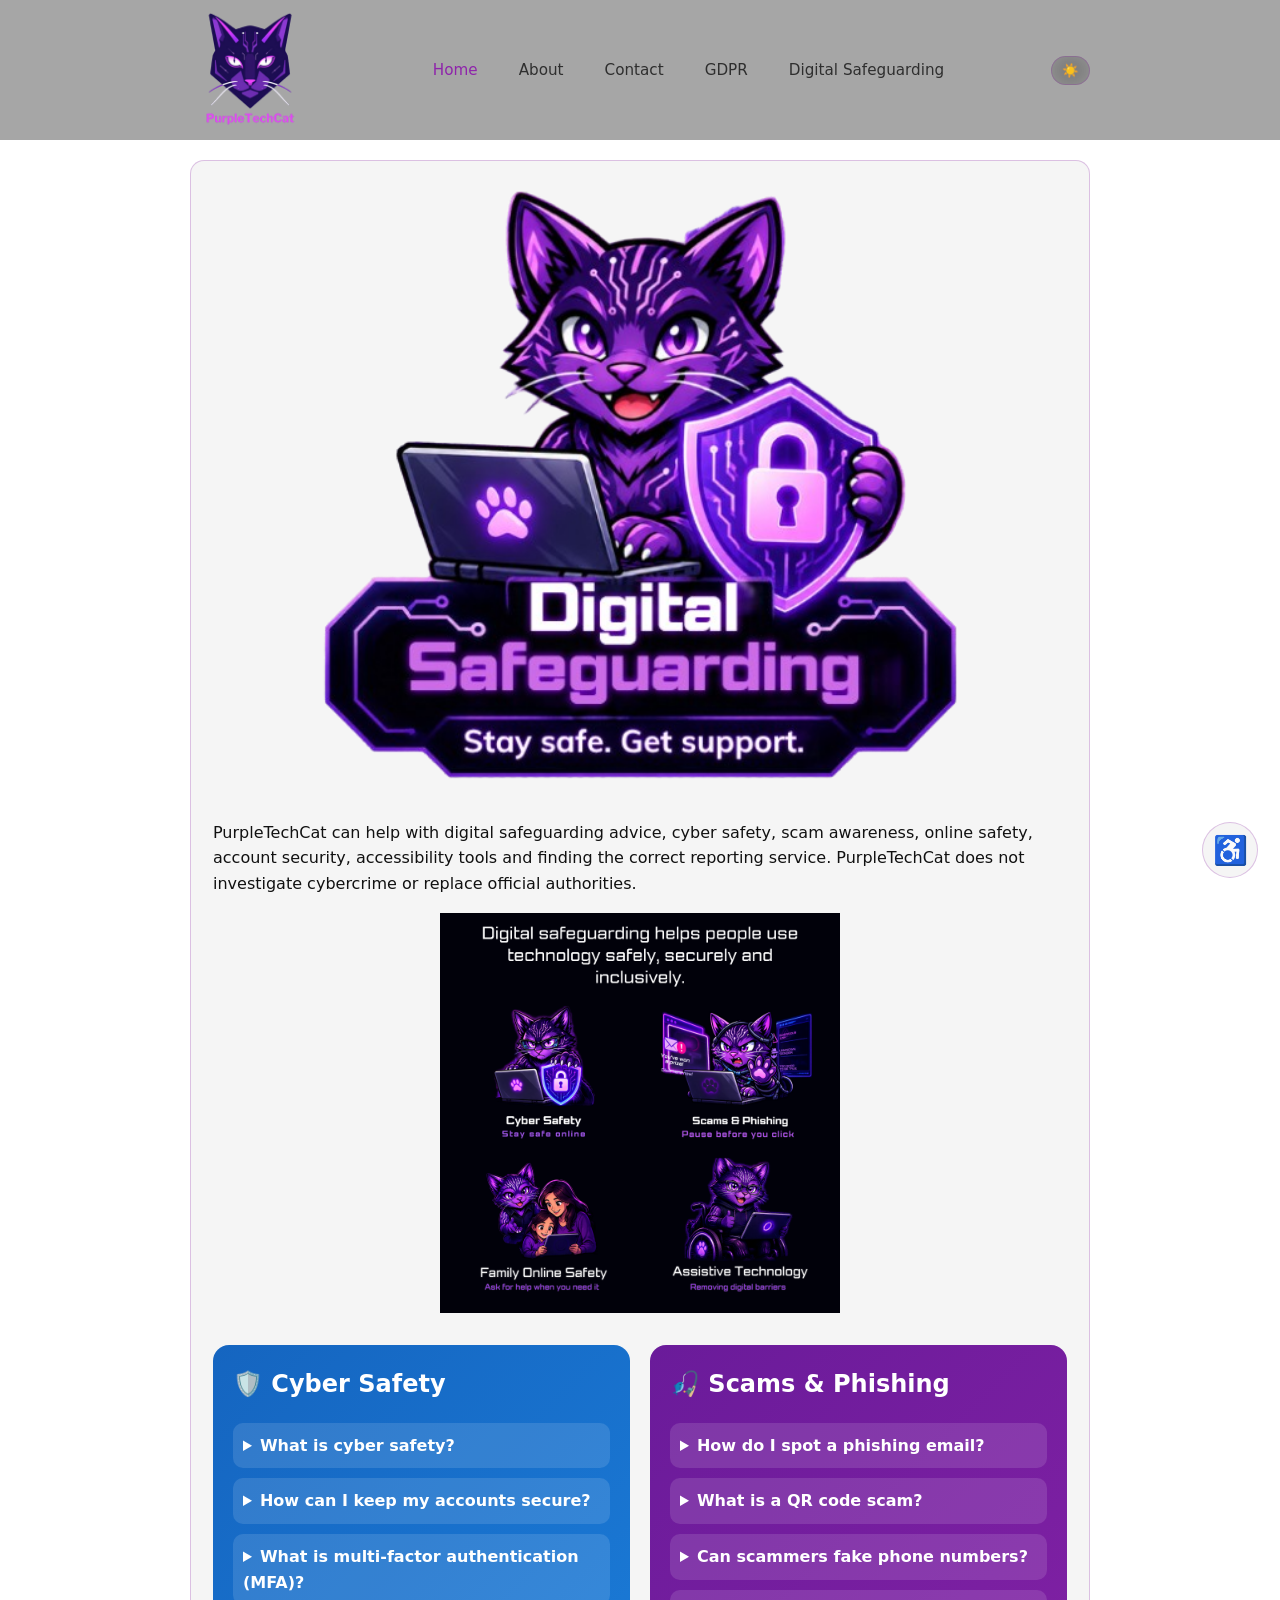
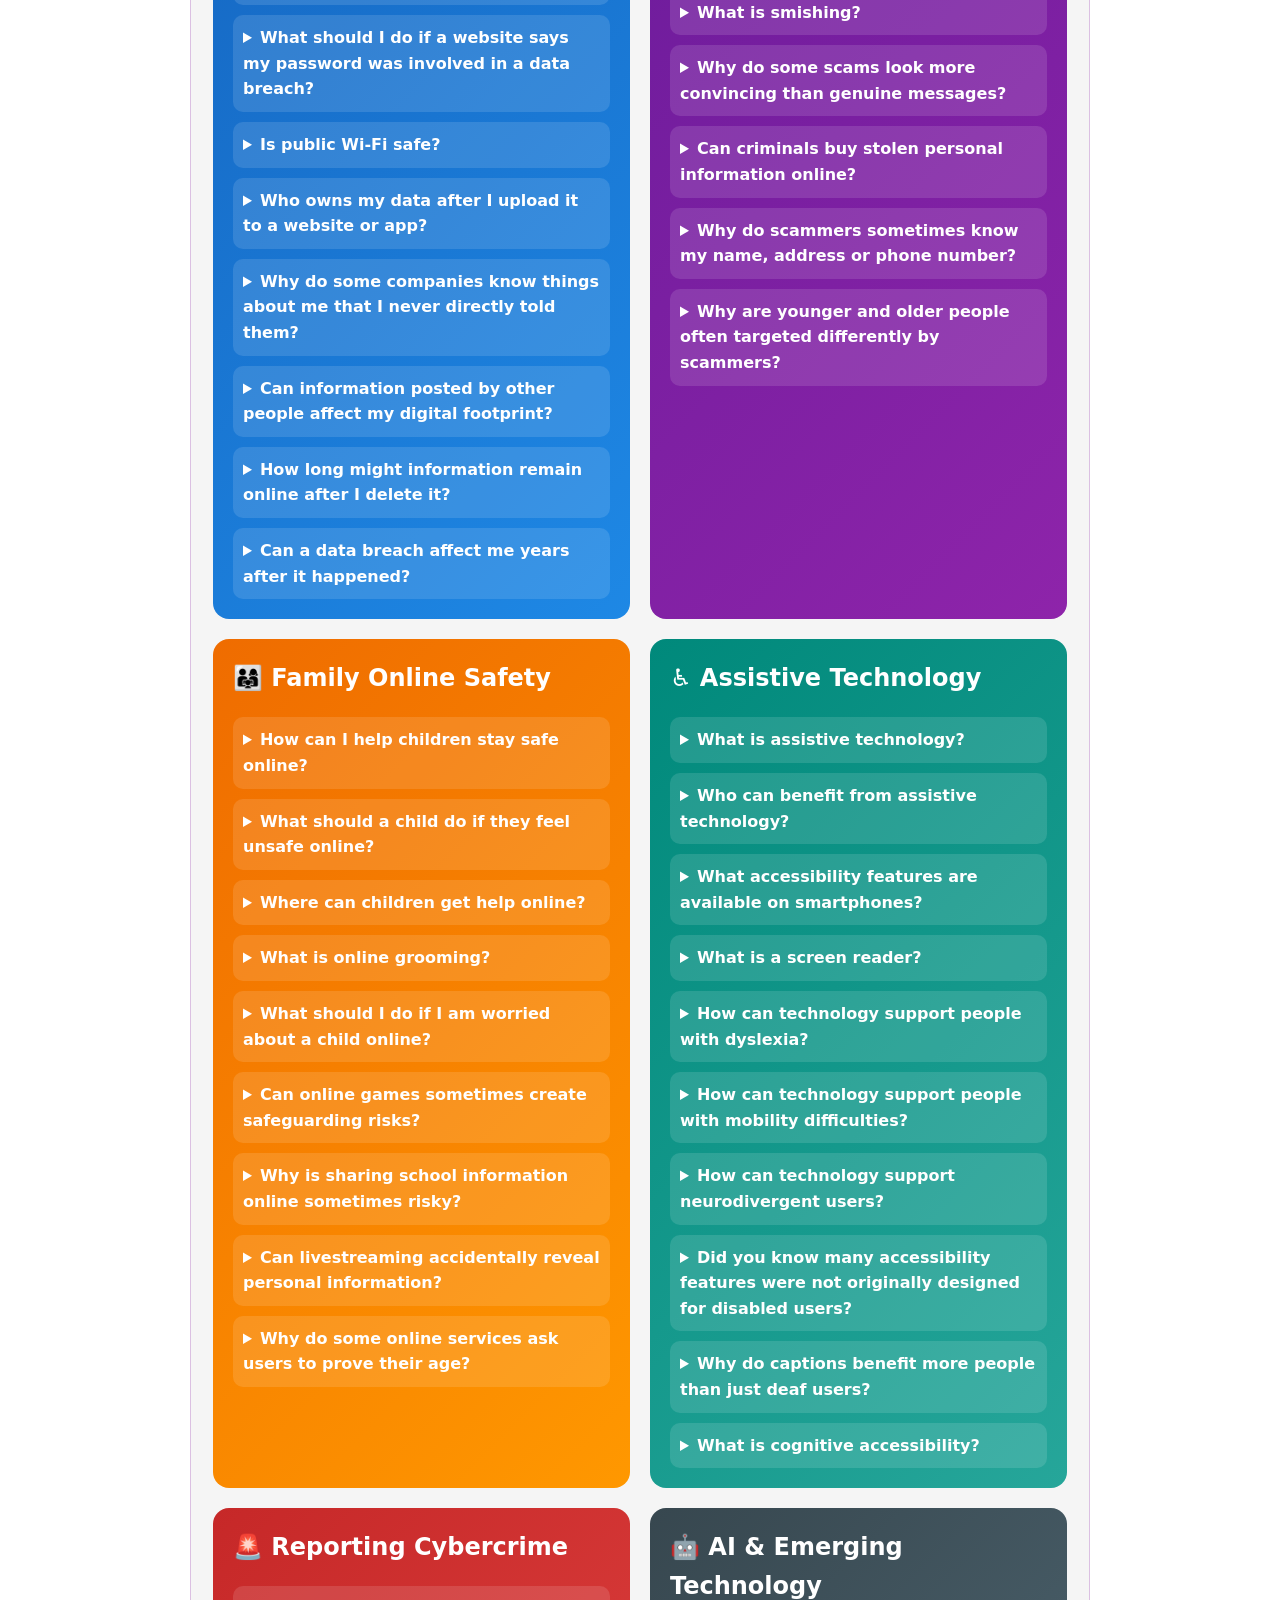
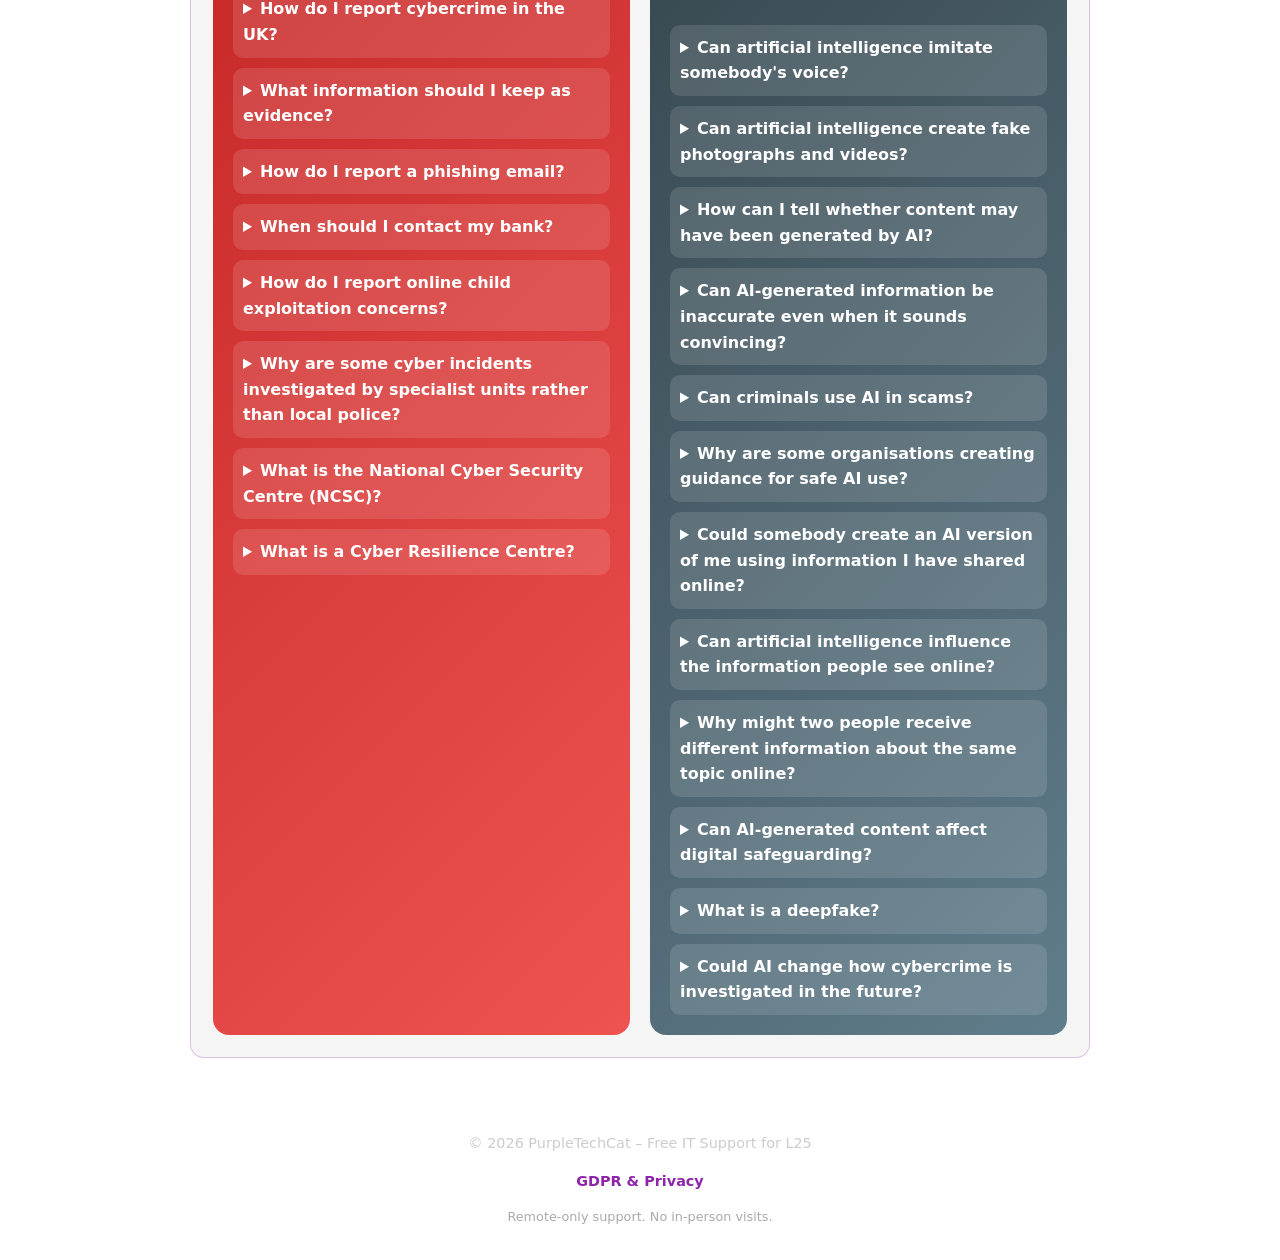
<file: digital-safeguarding.html>
<!doctype html>
<html lang="en">
<head>
  <meta charset="utf-8">
  <title>PurpleTechCat – Digital Safeguarding</title>
  <meta name="viewport" content="width=device-width, initial-scale=1">
  <link rel="stylesheet" href="styles.css">
</head>

<body>
  <header class="site-header">
    <div class="nav-container">

      <!-- Clickable logo with correct filename -->
      <a href="index.html" class="logo">
        <img src="purpletechcatlogo.png" alt="PurpleTechCat logo">
      </a>

      <button class="menu-toggle" id="menu-toggle" aria-label="Open navigation menu">
    ☰
</button>
      
      <nav id="nav">
        <a href="index.html" class="active">Home</a>
        <a href="about.html">About</a>
        <a href="contact.html">Contact</a>
        <a href="gdpr.html">GDPR</a>
        <a href="digital-safeguarding.html">Digital Safeguarding</a>
      </nav>

      <button id="theme-toggle" class="theme-toggle" aria-label="Toggle light/dark mode">🌙</button>
    </div>
  </header>

  <main>

    <!-- Floating Accessibility Button -->
    <button id="a11y-open" class="a11y-floating-btn" aria-label="Accessibility menu">
      ♿
    </button>

    <!-- Accessibility Panel -->
<div id="a11y-panel" class="a11y-panel">
  <h2>Accessibility Tools</h2>

  <button class="a11y-tool" onclick="toggleDyslexia()">Dyslexia‑friendly font</button>
  <button class="a11y-tool" onclick="increaseText()">Increase text size</button>
  <button class="a11y-tool" onclick="decreaseText()">Decrease text size</button>
  <button class="a11y-tool" onclick="toggleContrast()">High contrast mode</button>
  <button class="a11y-tool" onclick="toggleMotion()">Reduce motion</button>

  <button id="a11y-close" class="a11y-close">Close</button>
</div>

<section class="card">

  <img src="PurpleTechCatDS.png"
       alt="Digital Safeguarding Title"
       class="DStitle-banner">

<p>PurpleTechCat can help with digital safeguarding advice, cyber safety, scam awareness, online safety, account security, accessibility tools and finding the correct reporting service. PurpleTechCat does not investigate cybercrime or replace official authorities.</p>
  
  <p>
  <img src="Digital Safeguarding Mascot.png"
       alt="Digital Safeguarding"
       class="DS-banner">
  </p>
  
  <div class="faq-grid">

  <section class="faq-tile cyber">
    <h2>🛡️ Cyber Safety</h2>

    <details>
      <summary>What is cyber safety?</summary>
      <p>Cyber safety helps protect people, devices and accounts from online threats.</p>
    </details>

    <details>
      <summary>How can I keep my accounts secure?</summary>
      <p>Use strong passwords, multi-factor authentication and software updates.</p>
    </details>

<details>
  <summary>What is multi-factor authentication (MFA)?</summary>
  <p>MFA adds an extra layer of security by requiring a second form of verification, such as a code from an app or text message.</p>
</details>

<details>
  <summary>What should I do if a website says my password was involved in a data breach?</summary>
  <p>Change the password immediately and use a different password for every account.</p>
</details>

<details>
  <summary>Is public Wi-Fi safe?</summary>
  <p>Public Wi-Fi can be useful, but avoid entering sensitive information unless the website uses a secure connection.</p>
</details>

<details>
  <summary>Who owns my data after I upload it to a website or app?</summary>
  <p>
    Different services have different terms and conditions. Some may store,
    process or share information in ways that people do not always expect.
    Always review privacy policies and settings.
  </p>
</details>

<details>
  <summary>Why do some companies know things about me that I never directly told them?</summary>
  <p>
    Information can be inferred from browsing habits, device data, app usage,
    purchases and online activity patterns.
  </p>
</details>

<details>
  <summary>Can information posted by other people affect my digital footprint?</summary>
  <p>
    Yes. Photos, videos, comments and tags shared by others can contribute to
    your online presence even when you did not upload them yourself.
  </p>
</details>

<details>
  <summary>How long might information remain online after I delete it?</summary>
  <p>
    Deleted content may still exist in backups, archives, screenshots,
    cached pages or copies shared by other people.
  </p>
</details>

<details>
  <summary>Can a data breach affect me years after it happened?</summary>
  <p>
    Yes. Criminals sometimes reuse stolen information for scams, fraud or
    account attacks long after the original breach occurred.
  </p>
</details>
    
  </section>

  <section class="faq-tile scams">
    <h2>🎣 Scams &amp; Phishing</h2>

    <details>
      <summary>How do I spot a phishing email?</summary>
      <p>Look for suspicious links, urgency and unusual requests.</p>
    </details>

    <details>
  <summary>What is a QR code scam?</summary>
  <p>Scammers can place fake QR codes on posters, emails or messages to direct people to fraudulent websites.</p>
</details>

<details>
  <summary>Can scammers fake phone numbers?</summary>
  <p>Yes. Some scammers use number spoofing to make calls appear to come from trusted organisations.</p>
</details>

<details>
  <summary>What is smishing?</summary>
  <p>Smishing is a scam delivered through text messages that tries to steal information or money.</p>
</details>

<details>
  <summary>Why do some scams look more convincing than genuine messages?</summary>
  <p>
    Criminals often copy branding, language and design from legitimate
    organisations to make fraudulent messages appear trustworthy.
  </p>
</details>

<details>
  <summary>Can criminals buy stolen personal information online?</summary>
  <p>
    Information exposed through breaches or criminal activity may sometimes be
    traded between offenders and used in future scams.
  </p>
</details>

<details>
  <summary>Why do scammers sometimes know my name, address or phone number?</summary>
  <p>
    Information can come from data breaches, public records, social media,
    oversharing or previous scams.
  </p>
</details>

<details>
  <summary>Why are younger and older people often targeted differently by scammers?</summary>
  <p>
    Criminals frequently adapt scams to match different interests, lifestyles,
    habits and communication methods.
  </p>
</details>
    
  </section>

  <section class="faq-tile family">
    <h2>👨‍👩‍👧 Family Online Safety</h2>

    <details>
      <summary>How can I help children stay safe online?</summary>
      <p>Talk openly about online activity, use privacy settings and encourage children to ask for help.</p>
    </details>

<details>
  <summary>What should a child do if they feel unsafe online?</summary>
  <p>Children should stop interacting with the person or content, tell a trusted adult and seek help if needed.</p>
</details>

<details>
  <summary>Where can children get help online?</summary>
  <p>Children can speak to parents, carers, teachers, safeguarding staff or organisations such as Childline and CEOP.</p>
</details>

<details>
  <summary>What is online grooming?</summary>
  <p>Online grooming is when someone builds trust with a child online to manipulate, exploit or abuse them.</p>
</details>

<details>
  <summary>What should I do if I am worried about a child online?</summary>
  <p>Take concerns seriously, listen carefully and seek appropriate safeguarding support.</p>
</details>

<details>
  <summary>Can online games sometimes create safeguarding risks?</summary>
  <p>
    Many games include messaging, voice chat and social features that may
    involve communication with strangers.
  </p>
</details>

<details>
  <summary>Why is sharing school information online sometimes risky?</summary>
  <p>
    Publicly sharing school names, uniform photos, locations or routines may
    reveal more information than intended.
  </p>
</details>

<details>
  <summary>Can livestreaming accidentally reveal personal information?</summary>
  <p>
    Yes. Livestreams may unintentionally reveal locations, personal documents,
    routines or details visible in the background.
  </p>
</details>

<details>
  <summary>Why do some online services ask users to prove their age?</summary>
  <p>
    Age checks may be used to restrict access to content, features or services
    that are not suitable for younger users.
  </p>
</details>
    
  </section>

  <section class="faq-tile assistive">
    <h2>♿ Assistive Technology</h2>

   <details>
  <summary>What is assistive technology?</summary>
  <p>
    Assistive technology includes devices, software and accessibility
    features that help people access information, communicate and use
    technology more independently.
  </p>
</details>

<details>
  <summary>Who can benefit from assistive technology?</summary>
  <p>
    Assistive technology can support people with visual impairments,
    hearing loss, mobility difficulties, learning differences,
    neurodivergent conditions and communication needs.
  </p>
</details>

<details>
  <summary>What accessibility features are available on smartphones?</summary>
  <p>
    Many smartphones include screen readers, captions, voice control,
    magnification, colour filters, speech-to-text and text size adjustments.
  </p>
</details>

<details>
  <summary>What is a screen reader?</summary>
  <p>
    A screen reader reads digital content aloud and helps people navigate
    websites, apps and documents using speech or braille displays.
  </p>
</details>

<details>
  <summary>How can technology support people with dyslexia?</summary>
  <p>
    Helpful tools can include text-to-speech, dyslexia-friendly fonts,
    coloured backgrounds, spell checking and dictation software.
  </p>
</details>

<details>
  <summary>How can technology support people with mobility difficulties?</summary>
  <p>
    Voice control, switch access, eye-tracking technology and adaptive
    keyboards can help people use devices more easily.
  </p>
</details>

<details>
  <summary>How can technology support neurodivergent users?</summary>
  <p>
    Features such as focus modes, visual organisation tools, reminders,
    reading assistance and custom display settings can make technology
    easier to use.
  </p>
</details>

<details>
  <summary>Did you know many accessibility features were not originally designed for disabled users?</summary>
  <p>
    Some accessibility features became widely used because they proved useful
    to a much wider range of people and situations.
  </p>
</details>

<details>
  <summary>Why do captions benefit more people than just deaf users?</summary>
  <p>
    Captions can help in noisy places, quiet environments, language learning
    and situations where audio cannot be used.
  </p>
</details>

<details>
  <summary>What is cognitive accessibility?</summary>
  <p>
    Cognitive accessibility focuses on making information easier to understand,
    remember and navigate.
  </p>
</details>
    
  </section>

  <section class="faq-tile reporting">
    <h2>🚨 Reporting Cybercrime</h2>

<details>
  <summary>How do I report cybercrime in the UK?</summary>
  <p>
    The correct organisation depends on the incident:
  </p>

  <ul>
    <li><strong>Local Police:</strong> Immediate danger, criminal activity, threats or emergencies.</li>
    <li><strong>National Cyber Security Centre (NCSC):</strong> Cyber security advice, phishing reporting and major cyber incidents.</li>
    <li><strong>CEOP:</strong> Online child exploitation, grooming and child protection concerns.</li>
    <li><strong>NSPCC:</strong> Child safeguarding concerns and support for children and families.</li>
    <li><strong>National Crime Agency (NCA):</strong> Serious and organised crime, including major cybercrime investigations.</li>
    <li><strong>National Cyber Crime Unit (NCCU):</strong> Specialist cybercrime investigations within the NCA.</li>
    <li><strong>Regional Organised Crime Units (ROCUs):</strong> Regional teams that investigate cybercrime and support police forces.</li>
    <li><strong>Cyber Resilience Centres:</strong> Help individuals, charities and businesses improve cyber security and resilience.</li>
  </ul>

  <p>
    PurpleTechCat can provide guidance and signposting but does not investigate cybercrime.
  </p>
</details>

<details>
  <summary>What information should I keep as evidence?</summary>
  <p>
    Keep screenshots, emails, messages, usernames, website addresses,
    dates, times and transaction references. Do not delete evidence
    until you have finished reporting the incident.
  </p>
</details>

<details>
  <summary>How do I report a phishing email?</summary>
  <p>
    Suspicious emails can be reported to the National Cyber Security
    Centre (NCSC). Avoid clicking links or opening attachments before reporting.
  </p>
</details>

<details>
  <summary>When should I contact my bank?</summary>
  <p>
    Contact your bank immediately if you think banking details,
    payment information or financial accounts may have been compromised.
  </p>
</details>

<details>
  <summary>How do I report online child exploitation concerns?</summary>
  <p>
    Concerns about online grooming, exploitation or abuse should be
    reported to CEOP or the police as appropriate.
  </p>
</details>

<details>
  <summary>Why are some cyber incidents investigated by specialist units rather than local police?</summary>
  <p>
    Some cyber incidents involve organised crime groups, large-scale
    attacks, international offenders or highly technical investigations.
    In these cases specialist organisations such as the National Cyber
    Crime Unit (NCCU), National Crime Agency (NCA) and Regional
    Organised Crime Units (ROCUs) may work alongside local police
    because they have dedicated cybercrime expertise and resources.
  </p>
</details>

<details>
  <summary>What is the National Cyber Security Centre (NCSC)?</summary>
  <p>
    The NCSC is the UK's national technical authority for cyber security.
    It provides cyber security guidance, threat information and supports
    organisations responding to cyber incidents.
  </p>
</details>

<details>
  <summary>What is a Cyber Resilience Centre?</summary>
  <p>
    Cyber Resilience Centres help individuals, charities and businesses
    improve cyber security awareness, reduce risks and build cyber resilience.
  </p>
</details>
    
  </section>

<section class="faq-tile ai">

  <h2>🤖 AI & Emerging Technology</h2>

  <details>
    <summary>Can artificial intelligence imitate somebody's voice?</summary>
    <p>
      Yes. Some AI tools can generate realistic speech that sounds similar
      to a real person. This technology can be used for legitimate purposes,
      but it can also be misused in scams and impersonation attempts.
    </p>
  </details>

  <details>
    <summary>Can artificial intelligence create fake photographs and videos?</summary>
    <p>
      Yes. AI-generated images and videos can sometimes appear very realistic.
      It is important to verify information using trusted sources rather than
      relying on images or videos alone.
    </p>
  </details>

  <details>
    <summary>How can I tell whether content may have been generated by AI?</summary>
    <p>
      It is not always possible to tell. Warning signs may include unusual
      errors, inconsistent details, unrealistic imagery or information that
      cannot be verified from trusted sources.
    </p>
  </details>

  <details>
    <summary>Can AI-generated information be inaccurate even when it sounds convincing?</summary>
    <p>
      Yes. AI systems can sometimes provide incorrect or misleading information.
      Important decisions should be checked against reliable and authoritative sources.
    </p>
  </details>

  <details>
    <summary>Can criminals use AI in scams?</summary>
    <p>
      Yes. Criminals may use AI-generated voices, images, videos or messages
      to make scams appear more believable.
    </p>
  </details>

  <details>
    <summary>Why are some organisations creating guidance for safe AI use?</summary>
    <p>
      AI offers opportunities but also introduces risks involving privacy,
      misinformation, security and decision-making. Guidance helps people
      use AI more responsibly and safely.
    </p>
  </details>

  <details>
    <summary>Could somebody create an AI version of me using information I have shared online?</summary>
    <p>
      Public photos, videos and voice recordings may sometimes be used to
      train or create digital imitations. This is one reason why people
      should think carefully before sharing personal content publicly.
    </p>
  </details>

  <details>
    <summary>Can artificial intelligence influence the information people see online?</summary>
    <p>
      Yes. Recommendation systems often use AI to suggest content, videos,
      products and news stories based on previous online activity.
    </p>
  </details>

  <details>
    <summary>Why might two people receive different information about the same topic online?</summary>
    <p>
      Search engines, social media platforms and recommendation systems may
      personalise content based on previous activity, interests and interactions.
    </p>
  </details>

  <details>
    <summary>Can AI-generated content affect digital safeguarding?</summary>
    <p>
      Yes. AI can create new challenges involving misinformation,
      impersonation, online manipulation and scams. Understanding these risks
      can help people make safer decisions online.
    </p>
  </details>

  <details>
    <summary>What is a deepfake?</summary>
    <p>
      A deepfake is media that has been generated or altered using artificial
      intelligence to make somebody appear to say or do something they never did.
    </p>
  </details>

  <details>
    <summary>Could AI change how cybercrime is investigated in the future?</summary>
    <p>
      AI is already being used by security professionals to analyse threats,
      identify patterns and support investigations. At the same time,
      criminals may also attempt to misuse AI technologies.
    </p>
  </details>

</section>    
    
</div>

</section>
  
  </main>

  <script src="main.js"></script>

  <footer class="site-footer">
  <p>© 2026 PurpleTechCat – Free IT Support for L25</p>
  <p>
    <a href="gdpr.html">GDPR & Privacy</a>
  </p>
  <p class="footer-note">Remote‑only support. No in‑person visits.</p>
</footer>

</body>
</html>
</file>
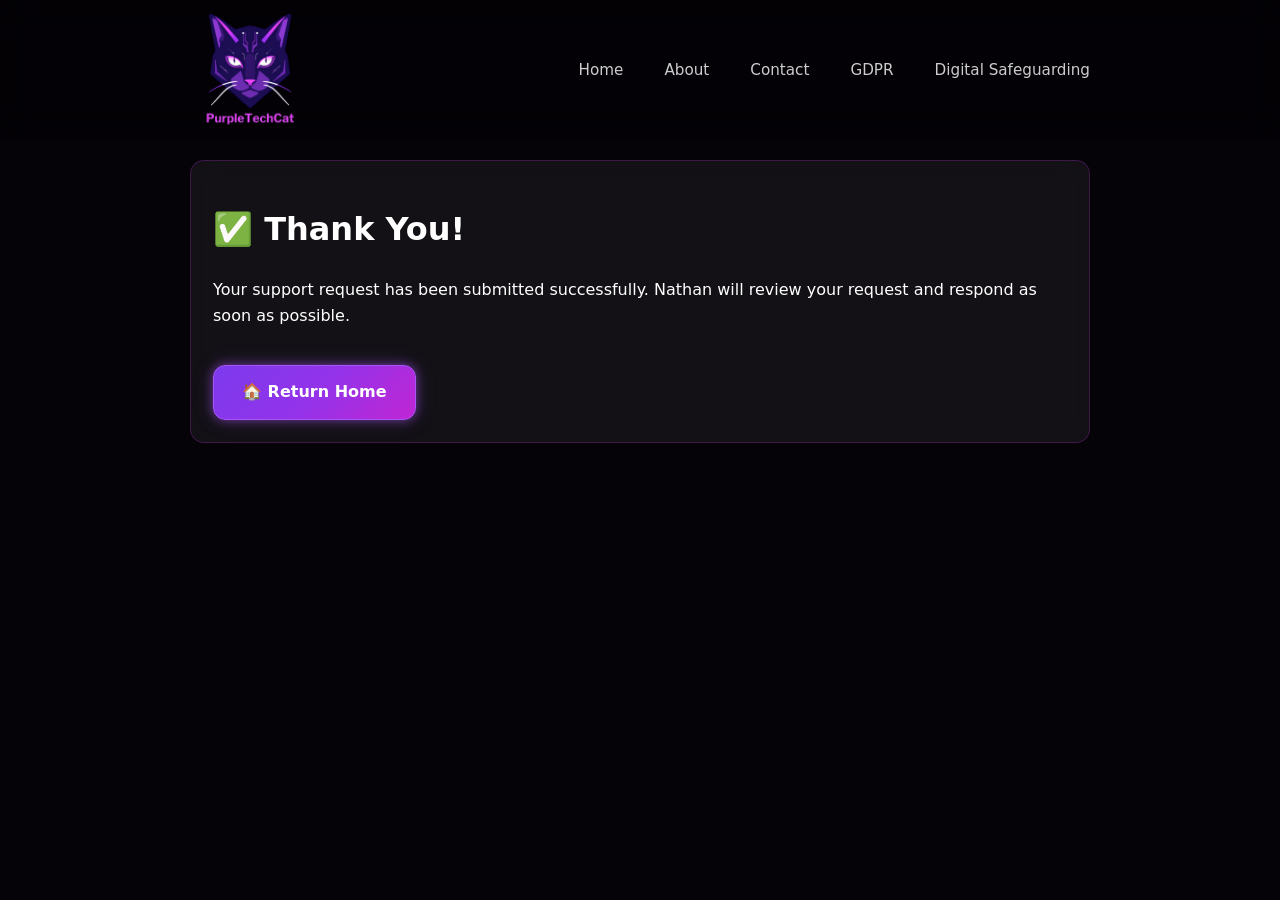
<file: thankyou.html>
<!DOCTYPE html>
<html lang="en">

<head>
  <meta charset="UTF-8">
  <meta name="viewport" content="width=device-width, initial-scale=1.0">
  <title>Message Sent</title>
  <link rel="stylesheet" href="styles.css">
</head>

<body class="theme-dark">

  <header class="site-header">
    <div class="nav-container">
      <a href="index.html" class="logo">
        <img src="purpletechcatlogo.png" alt="PurpleTechCat Logo">
      </a>

      <nav>
        <a href="index.html">Home</a>
        <a href="about.html">About</a>
        <a href="contact.html">Contact</a>
        <a href="gdpr.html">GDPR</a>
        <a href="digital-safeguarding.html">Digital Safeguarding</a>
      </nav>
    </div>
  </header>

   <main class="card">
        <h1>✅ Thank You!</h1>

        <p>
            Your support request has been submitted successfully.
            Nathan will review your request and respond as soon as possible.
        </p>

        <a href="index.html" class="home-btn">
    🏠 Return Home
</a>
    </main>
  
</body>
</html>
</file>
<file: styles.css>
/* ============================================
   THEME VARIABLES
   ============================================ */

:root {
  --accent: #8e24aa;
  --accent-soft: rgba(142, 36, 170, 0.35);
}

/* DARK MODE */
body.theme-dark {
  --bg: #050308;
  --text: #ffffff;
  --card-bg: rgba(255, 255, 255, 0.06);
  --card-blur: blur(14px);
  --border: rgba(142, 36, 170, 0.35);
}

/* LIGHT MODE */
body.theme-light {
  --bg: #ffffff;
  --text: #111111;
  --card-bg: rgba(0, 0, 0, 0.04);
  --card-blur: blur(14px);
  --border: rgba(142, 36, 170, 0.25);
}

/* ============================================
   GLOBAL
   ============================================ */

*,
*::before,
*::after {
  box-sizing: border-box;
}

html {
  font-size: 100%;
}

body {
  margin: 0;
  background: var(--bg);
  color: var(--text);
  font-family: system-ui, -apple-system, BlinkMacSystemFont, "Segoe UI", sans-serif;
  line-height: 1.6;
}

/* Dyslexia-friendly font */
body.dyslexia-font {
  font-family: "OpenDyslexic", "Comic Sans MS", system-ui, sans-serif;
}

/* ============================================
   HIGH CONTRAST
   ============================================ */

body.high-contrast {
  --bg: #000000;
  --text: #ffffff;
  --card-bg: #000000;
  --border: #ffffff;
  --accent: #ffffff;
  filter: none !important;
}

body.high-contrast img {
  filter: none !important;
}

/* Reduce motion */
body.reduce-motion * {
  animation: none !important;
  transition: none !important;
}

/* ============================================
   MAIN LAYOUT
   ============================================ */

main {
  width: min(900px, 92%);
  margin: 0 auto 40px;
}

/* ============================================
   HEADER + NAVIGATION
   ============================================ */

.site-header {
  position: sticky;
  top: 0;
  z-index: 10;
  background: rgba(0, 0, 0, 0.35);
  backdrop-filter: blur(18px);
  padding: 10px 0;
  margin-bottom: 20px;
}

.nav-container {
  width: min(900px, 92%);
  margin: auto;
  display: flex;
  align-items: center;
  justify-content: space-between;
  gap: 16px;
}

.logo img {
  width: 120px;
  height: auto;
  display: block;
}

nav a {
  margin-left: 16px;
  text-decoration: none;
  color: var(--text);
  opacity: 0.8;
  font-size: 0.95rem;
}

nav a.active,
nav a:hover {
  opacity: 1;
  color: var(--accent);
}

.theme-toggle {
  border-radius: 999px;
  border: 1px solid var(--border);
  background: var(--card-bg);
  backdrop-filter: var(--card-blur);
  color: var(--text);
  padding: 6px 10px;
  cursor: pointer;
}

/* ============================================
   CARDS
   ============================================ */

.card {
  background: var(--card-bg);
  backdrop-filter: var(--card-blur);
  border: 1px solid var(--border);
  border-radius: 14px;
  padding: 22px;
  margin-bottom: 22px;
}

/* ============================================
   STATUS
   ============================================ */

#statusBox {
  display: flex;
  flex-direction: column;
  align-items: center;
  justify-content: center;

  padding: 24px;
  border-radius: 24px;

  background: var(--card-bg);
  border: 1px solid var(--border);

  margin-bottom: 16px;
  text-align: center;
}

#statusBox.online {
  background: rgba(0, 255, 120, 0.12);
  border-color: rgba(0, 255, 120, 0.35);
}

#statusBox.offline {
  background: rgba(255, 0, 0, 0.12);
  border-color: rgba(255, 0, 0, 0.35);
}

/* ============================================
   SUPPORT SECTION
   ============================================ */

.support-row {
  display: flex;
  align-items: center;
  justify-content: center;
  gap: 26px;
  margin-top: 22px;
}

.support-card {
  flex: 1;
  text-align: center;
}

.support-cat img {
  width: 260px;
  max-width: 100%;
  height: auto;
  display: block;
}

/* ============================================
   ABOUT PAGE
   ============================================ */

.about-images {
  display: flex;
  justify-content: center;
  align-items: center;
  gap: 30px;
  margin-bottom: 20px;
}

.profile-photo {
  width: 180px;
  height: 180px;
  border-radius: 50%;
  object-fit: cover;
}

.about-cat {
  width: 180px;
  animation: float 4s ease-in-out infinite;
}

.about-text {
  max-width: 750px;
  margin: 0 auto;
  text-align: left;
  line-height: 1.7;
}

/* ============================================
   MASCOTS
   ============================================ */

.contact-cat {
  width: 160px;
  animation: float 4s ease-in-out infinite;
}

.gdpr-cat {
  width: 180px;
  animation: float 4s ease-in-out infinite;
}

@keyframes float {
  0%   { transform: translateY(0); }
  50%  { transform: translateY(-6px); }
  100% { transform: translateY(0); }
}

/* ============================================
   CONTACT FORM
   ============================================ */

.contact-form {
  display: flex;
  flex-direction: column;
  gap: 12px;
}

.contact-form label {
  display: flex;
  flex-direction: column;
  gap: 4px;
  font-size: 0.95rem;
}

.contact-form input,
.contact-form textarea {
  border-radius: 8px;
  border: 1px solid var(--border);
  background: var(--card-bg);
  color: var(--text);
  padding: 8px 10px;
  font: inherit;
}

.contact-form input:focus,
.contact-form textarea:focus {
  outline: 2px solid var(--accent);
}

/* ============================================
   BUTTONS
   ============================================ */

.purple-btn {
  background: var(--accent);
  color: #ffffff;
  border-radius: 8px;
  padding: 10px 16px;
  border: none;
  cursor: pointer;
  font: inherit;
}

.purple-btn:hover {
  filter: brightness(1.05);
}

.linkedin-btn {
  display: inline-block;
  padding: 12px 20px;
  background: #0a66c2;
  color: #ffffff;
  font-weight: 600;
  border-radius: 8px;
  text-decoration: none;
  transition: 0.25s ease;
}

.linkedin-btn:hover {
  background: #004182;
  transform: scale(1.03);
}

.whatsapp-button {
  display: inline-block;
  background: #25d366;
  color: #ffffff;
  padding: 12px 20px;
  border-radius: 8px;
  font-size: 1.1rem;
  font-weight: 600;
  text-decoration: none;
  transition: background-color 0.2s ease;
}

.whatsapp-button:hover {
  background: #1ebe5d;
}

/* ============================================
   ACCESSIBILITY BUTTON
   ============================================ */

.a11y-floating-btn {
  position: fixed;
  bottom: 22px;
  right: 22px;
  width: 56px;
  height: 56px;
  border-radius: 50%;
  border: 1px solid var(--border);
  background: var(--card-bg);
  backdrop-filter: var(--card-blur);
  color: var(--text);
  font-size: 28px;
  cursor: pointer;
  z-index: 999;
}

/* ============================================
   ACCESSIBILITY PANEL
   ============================================ */

#a11y-panel {
  position: fixed;
  top: 50%;
  right: 22px;
  transform: translateY(-50%);
  background: rgba(20, 20, 20, 0.95);
  backdrop-filter: blur(10px);
  padding: 22px;
  width: 320px;
  border-radius: 14px;
  border: 1px solid var(--border);
  box-shadow: 0 0 20px rgba(0, 0, 0, 0.6);
  z-index: 1000;
  display: none;
  animation: slideIn 0.25s ease;
}

@keyframes slideIn {
  from {
    transform: translateY(-50%) translateX(20px);
    opacity: 0;
  }

  to {
    transform: translateY(-50%) translateX(0);
    opacity: 1;
  }
}

#a11y-panel h2 {
  margin-top: 0;
  text-align: center;
}

.a11y-tool {
  width: 100%;
  padding: 10px;
  margin: 8px 0;
  background: #444444;
  color: #ffffff;
  border: none;
  border-radius: 8px;
  cursor: pointer;
  font: inherit;
}

.a11y-tool:hover {
  background: #555555;
}

.a11y-close {
  width: 100%;
  padding: 10px;
  margin-top: 10px;
  background: #aa0000;
  color: #ffffff;
  border: none;
  border-radius: 8px;
  cursor: pointer;
  font: inherit;
}

/* ============================================
   FOOTER
   ============================================ */

.site-footer {
  text-align: center;
  padding: 20px;
  margin-top: 40px;
  color: #cccccc;
  font-size: 0.9rem;
}

.site-footer a {
  color: #8e24aa;
  text-decoration: none;
  font-weight: 600;
}

.site-footer a:hover {
  text-decoration: underline;
}

.footer-note {
  font-size: 0.8rem;
  color: #aaaaaa;
}

/* Mobile menu button */
.menu-toggle {
    display: none;
    background: none;
    border: 2px solid #9d4edd;
    color: #ffffff;
    font-size: 1.5rem;
    padding: 8px 12px;
    border-radius: 12px;
    cursor: pointer;
}

/* Desktop */
nav {
    display: flex;
    gap: 25px;
}

/* ============================================
   DIGITAL SAFEGUARDING IMAGES
   ============================================ */

.DStitle-banner {
  display: block;
  max-width: 650px;
  width: 100%;
  height: auto;
  margin: 0 auto 2rem auto;
}

.DS-banner {
  display: block;
  max-width: 400px;   /* reduce desktop size */
  width: 100%;
  height: auto;
  margin: 0 auto 2rem auto;
}

.faq-grid {
  display: grid;
  grid-template-columns: repeat(auto-fit, minmax(320px, 1fr));
  gap: 20px;
  margin-top: 20px;
}

.faq-tile {
  border-radius: 16px;
  padding: 20px;
  color: white;
}

.cyber {
  background: linear-gradient(135deg,#1565c0,#1e88e5);
}

.scams {
  background: linear-gradient(135deg,#6a1b9a,#8e24aa);
}

.family {
  background: linear-gradient(135deg,#ef6c00,#ff9800);
}

.assistive {
  background: linear-gradient(135deg,#00897b,#26a69a);
}

.reporting {
  background: linear-gradient(135deg,#c62828,#ef5350);
}

.ai {
  background: linear-gradient(135deg, #37474f, #607d8b);
}

.faq-tile details {
  background: rgba(255,255,255,0.12);
  border-radius: 10px;
  margin-top: 10px;
  padding: 10px;
}

.faq-tile summary {
  cursor: pointer;
  font-weight: 600;
}

.faq-tile h2 {
  margin-top: 0;
}

/* ============================================
   MOBILE IMPROVEMENTS
   ============================================ */

@media (max-width: 768px) {

  main {
    width: 94%;
  }

  .card {
    padding: 14px;
    overflow: hidden;
  }

  .nav-container {
    position: relative;
  }

  .menu-toggle {
    display: block;
  }

  #nav {
    display: none;
    flex-direction: column;
    position: absolute;
    top: 100%;
    left: 0;
    width: 100%;
    background: #0c0616;
    border-top: 1px solid #7b2cbf;
    border-radius: 0 0 12px 12px;
    padding: 0;
    z-index: 999;
  }

  #nav.active {
    display: flex;
  }

  #nav a {
    margin: 0;
    padding: 18px;
    font-size: 1.05rem;
    border-bottom: 1px solid rgba(157, 78, 221, 0.2);
  }

  .about-images,
  .support-row {
    flex-direction: column;
  }

  .about-text {
    text-align: center;
  }

  .support-cat img {
    width: 200px;
  }

  .booking-frame iframe {
    min-height: 750px;
  }

  #a11y-panel {
    width: calc(100% - 32px);
    right: 16px;
  }

  .DStitle-banner {
    width: 100%;
    max-width: 100%;
    height: auto;
    margin: 0 auto 1rem auto;
  }

  .DS-banner {
    display: block;
    width: 100%;
    max-width: 280px;
    height: auto;
    margin: 0 auto 1rem auto;
    object-fit: contain;
  }

}

#supportForm {
    max-width: 750px;
    margin: 0 auto;
    padding: 30px;
    background: rgba(15, 10, 30, 0.85);
    border: 1px solid #8b5cf6;
    border-radius: 20px;
    box-shadow:
        0 0 20px rgba(139, 92, 246, 0.4),
        0 0 40px rgba(139, 92, 246, 0.15);
    backdrop-filter: blur(12px);
}

#supportForm h3 {
    text-align: center;
    color: #ffffff;
    font-size: 2rem;
    text-shadow:
        0 0 8px #a855f7,
        0 0 20px #a855f7;
}

#supportForm p {
    text-align: center;
    color: #d4d4d8;
    line-height: 1.6;
}

#supportForm label {
    display: block;
    margin-top: 16px;
    margin-bottom: 6px;
    color: #c084fc;
    font-weight: 600;
    letter-spacing: 0.5px;
}

#supportForm input,
#supportForm select,
#supportForm textarea {
    width: 100%;
    padding: 12px;
    background: #09090f;
    border: 1px solid #4c1d95;
    border-radius: 12px;
    color: white;
    font-size: 15px;
    box-sizing: border-box;
    transition: all 0.3s ease;
}

#supportForm input::placeholder,
#supportForm textarea::placeholder {
    color: #71717a;
}

#supportForm input:focus,
#supportForm select:focus,
#supportForm textarea:focus {
    outline: none;
    border-color: #a855f7;
    box-shadow:
        0 0 10px rgba(168, 85, 247, 0.6),
        0 0 20px rgba(168, 85, 247, 0.2);
}

#supportForm textarea {
    min-height: 140px;
    resize: vertical;
}

.checkbox-group {
    display: flex;
    gap: 10px;
    margin-top: 20px;
    color: #d4d4d8;
}

.checkbox-group input {
    width: auto;
}

#supportForm button {
    width: 100%;
    margin-top: 24px;
    padding: 14px;
    border: none;
    border-radius: 14px;
    background: linear-gradient(
        135deg,
        #7c3aed,
        #9333ea,
        #c026d3
    );
    color: white;
    font-size: 16px;
    font-weight: bold;
    letter-spacing: 1px;
    cursor: pointer;
    transition: 0.3s ease;
}

#supportForm button:hover {
    transform: translateY(-2px);
    box-shadow:
        0 0 15px rgba(168, 85, 247, 0.5),
        0 0 30px rgba(168, 85, 247, 0.3);
}

#supportForm button:active {
    transform: scale(0.98);
}

.home-btn {
    display: inline-block;
    margin-top: 20px;
    padding: 14px 28px;

    text-decoration: none;
    color: #fff;
    font-size: 16px;
    font-weight: 600;

    border-radius: 12px;
    border: 1px solid #a855f7;

    background: linear-gradient(
        135deg,
        #7c3aed,
        #9333ea,
        #c026d3
    );

    box-shadow:
        0 0 10px rgba(168, 85, 247, 0.5),
        0 0 20px rgba(168, 85, 247, 0.25);

    transition: all 0.3s ease;
}

.home-btn:hover {
    transform: translateY(-2px);

    box-shadow:
        0 0 18px rgba(168, 85, 247, 0.8),
        0 0 35px rgba(168, 85, 247, 0.4);

    text-decoration: none;
}

.home-btn:active {
    transform: scale(0.97);
}

.required-label::after {
    content: " *";
    color: #ff4d6d;
    font-weight: bold;
    text-shadow: 0 0 6px #ff4d6d;
}

.portal-title {
    font-size: 2.4rem;
    margin: 0;
    color: #fff;

    text-shadow:
        0 0 10px #a855f7,
        0 0 20px #a855f7;
}

.portal-subtitle {
    color: #c084fc;
    margin: 5px 0 20px;
    font-size: 1rem;
    letter-spacing: 1px;
}

.status-content {
    display: flex;
    align-items: center;
    justify-content: center;
    gap: 25px;
    flex-wrap: wrap;
}

.support-intro {
    text-align: center;
    max-width: 600px;
    margin-top: 15px;
    color: #d4d4d8;
}

.response-time {
    color: #c084fc;
    font-weight: 600;
}
</file>
